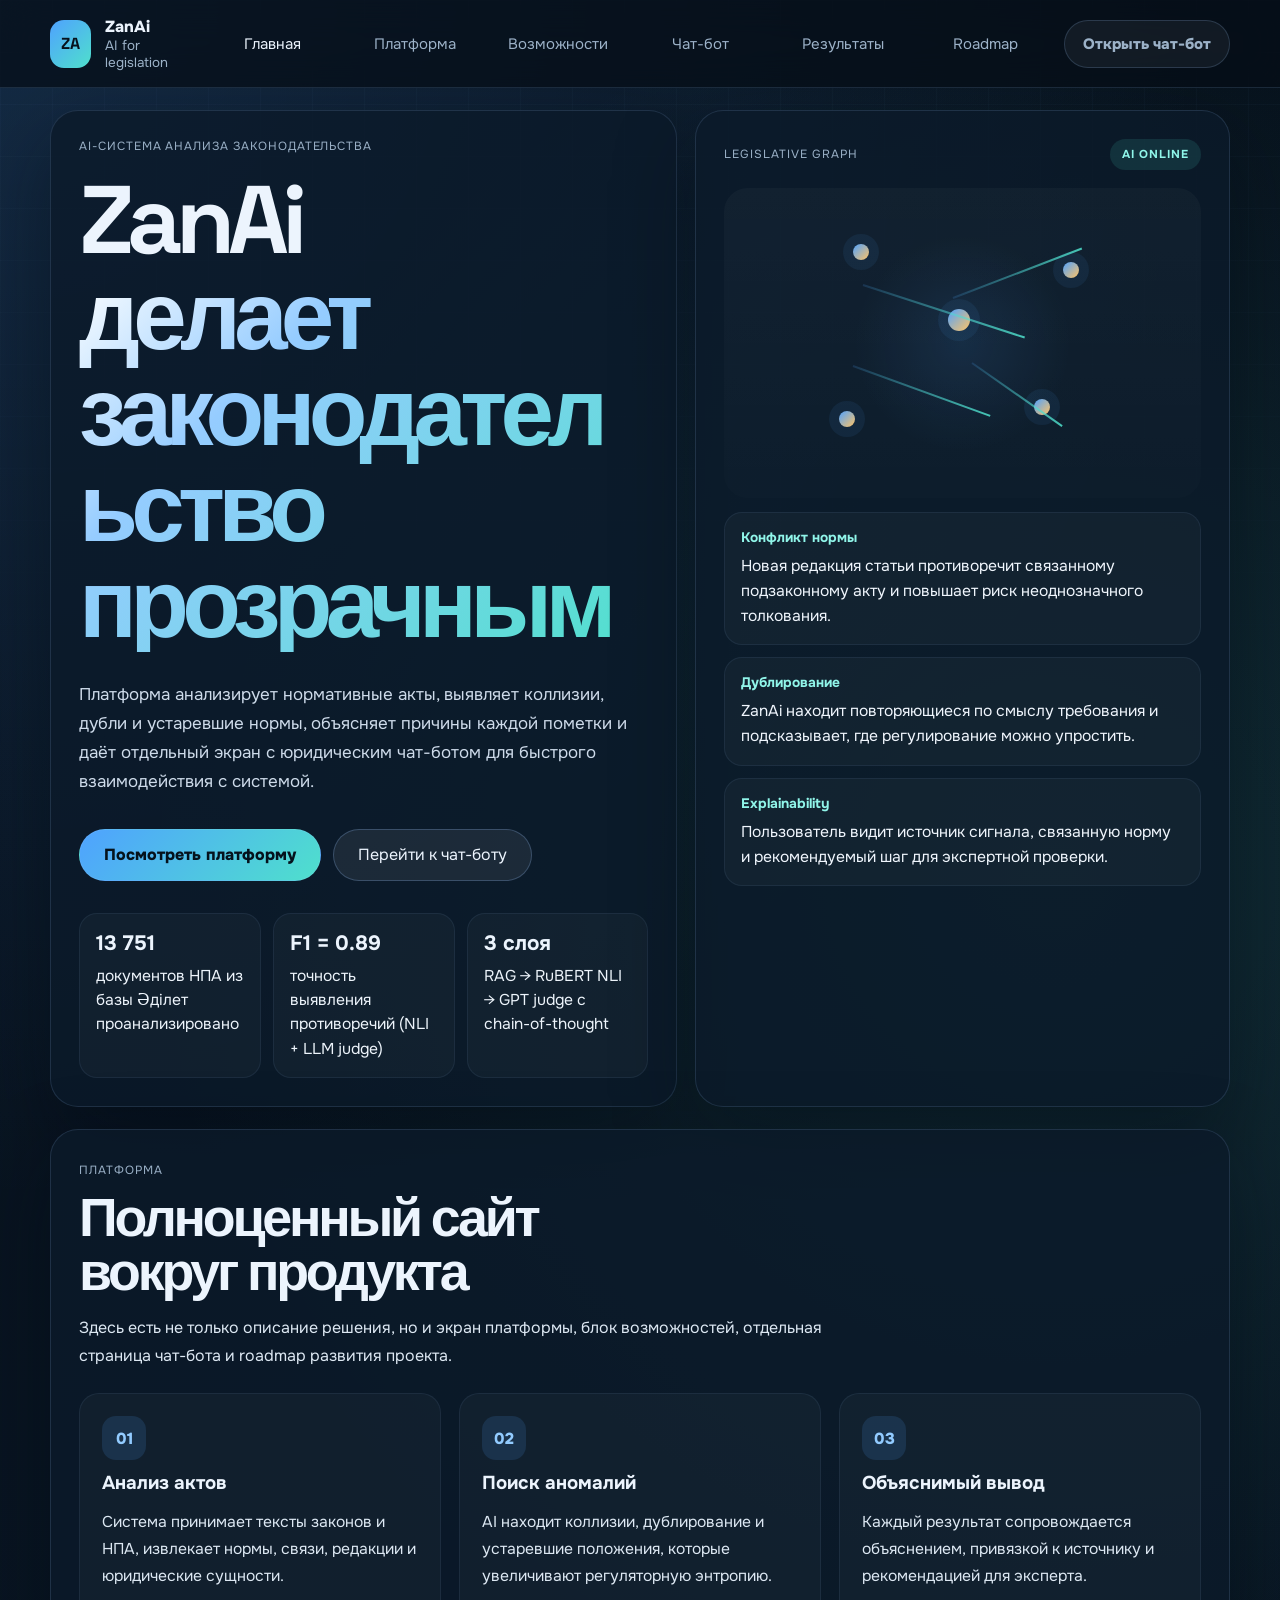
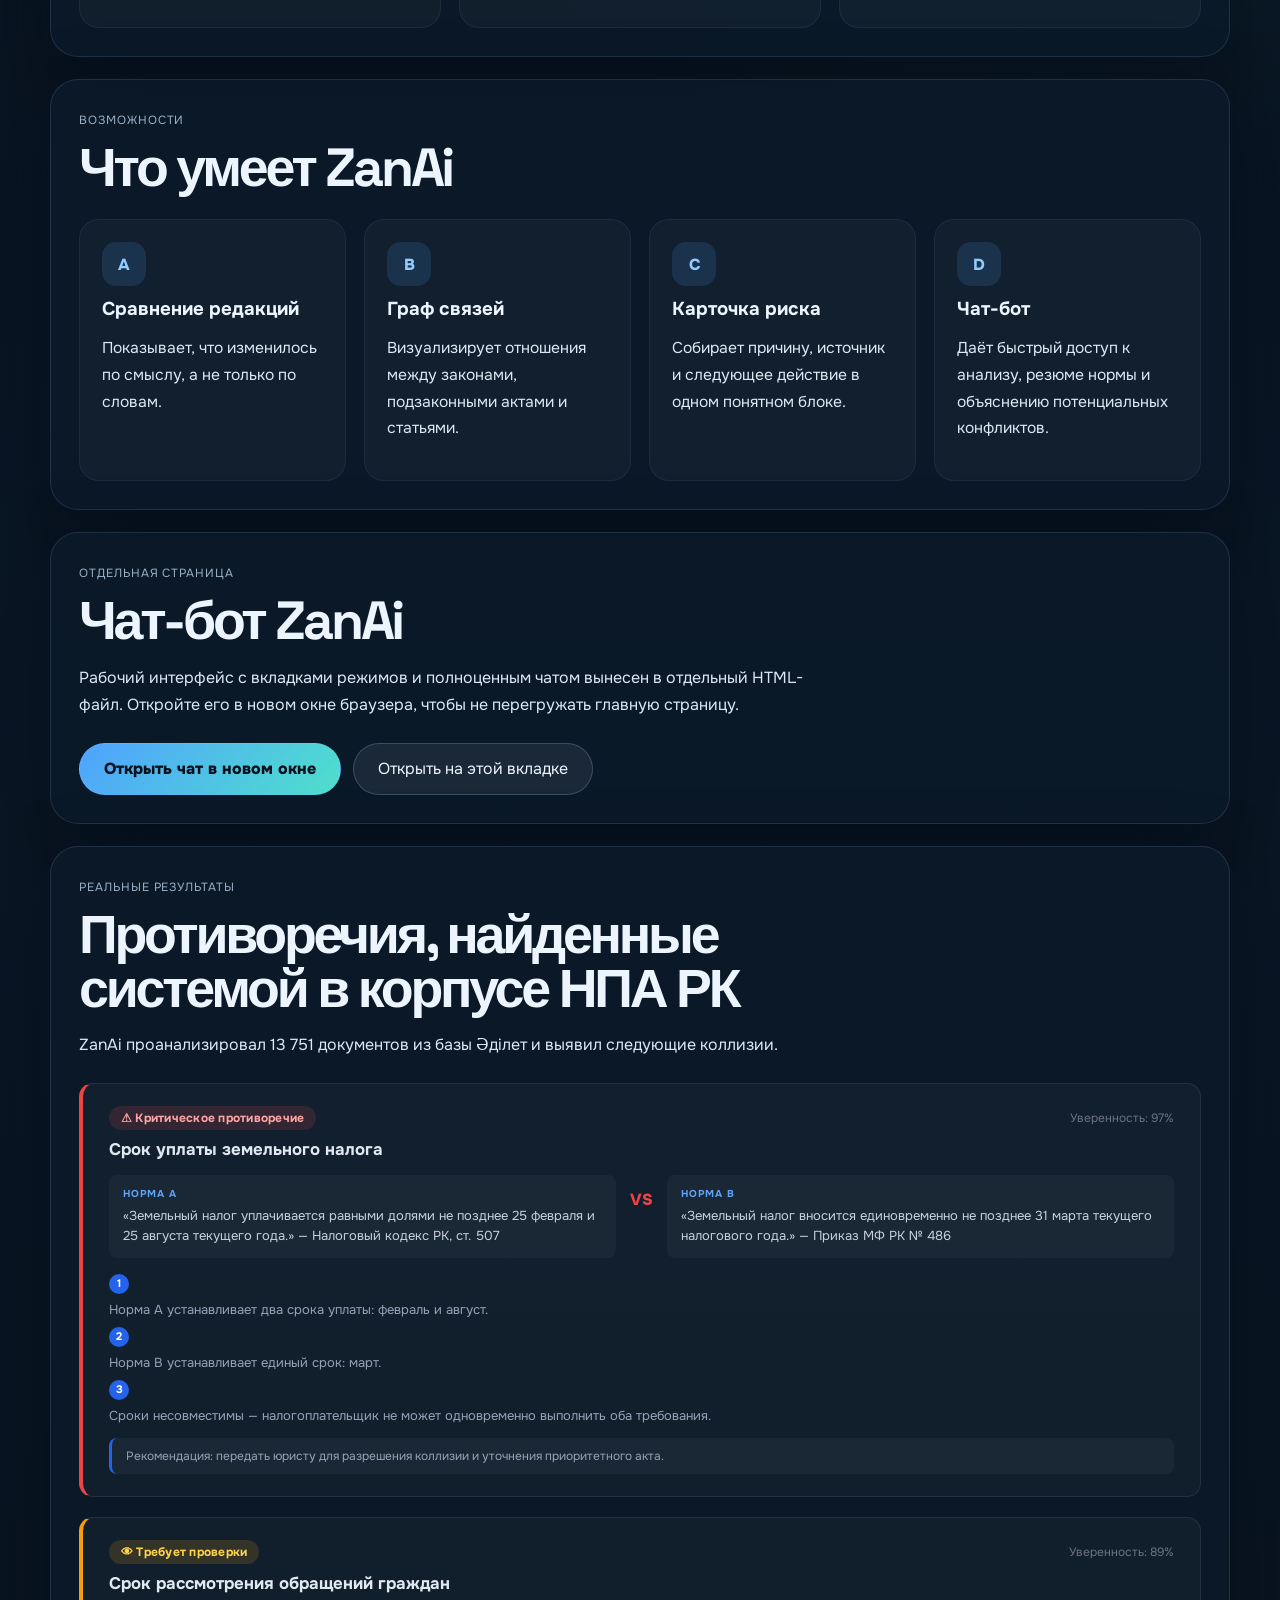
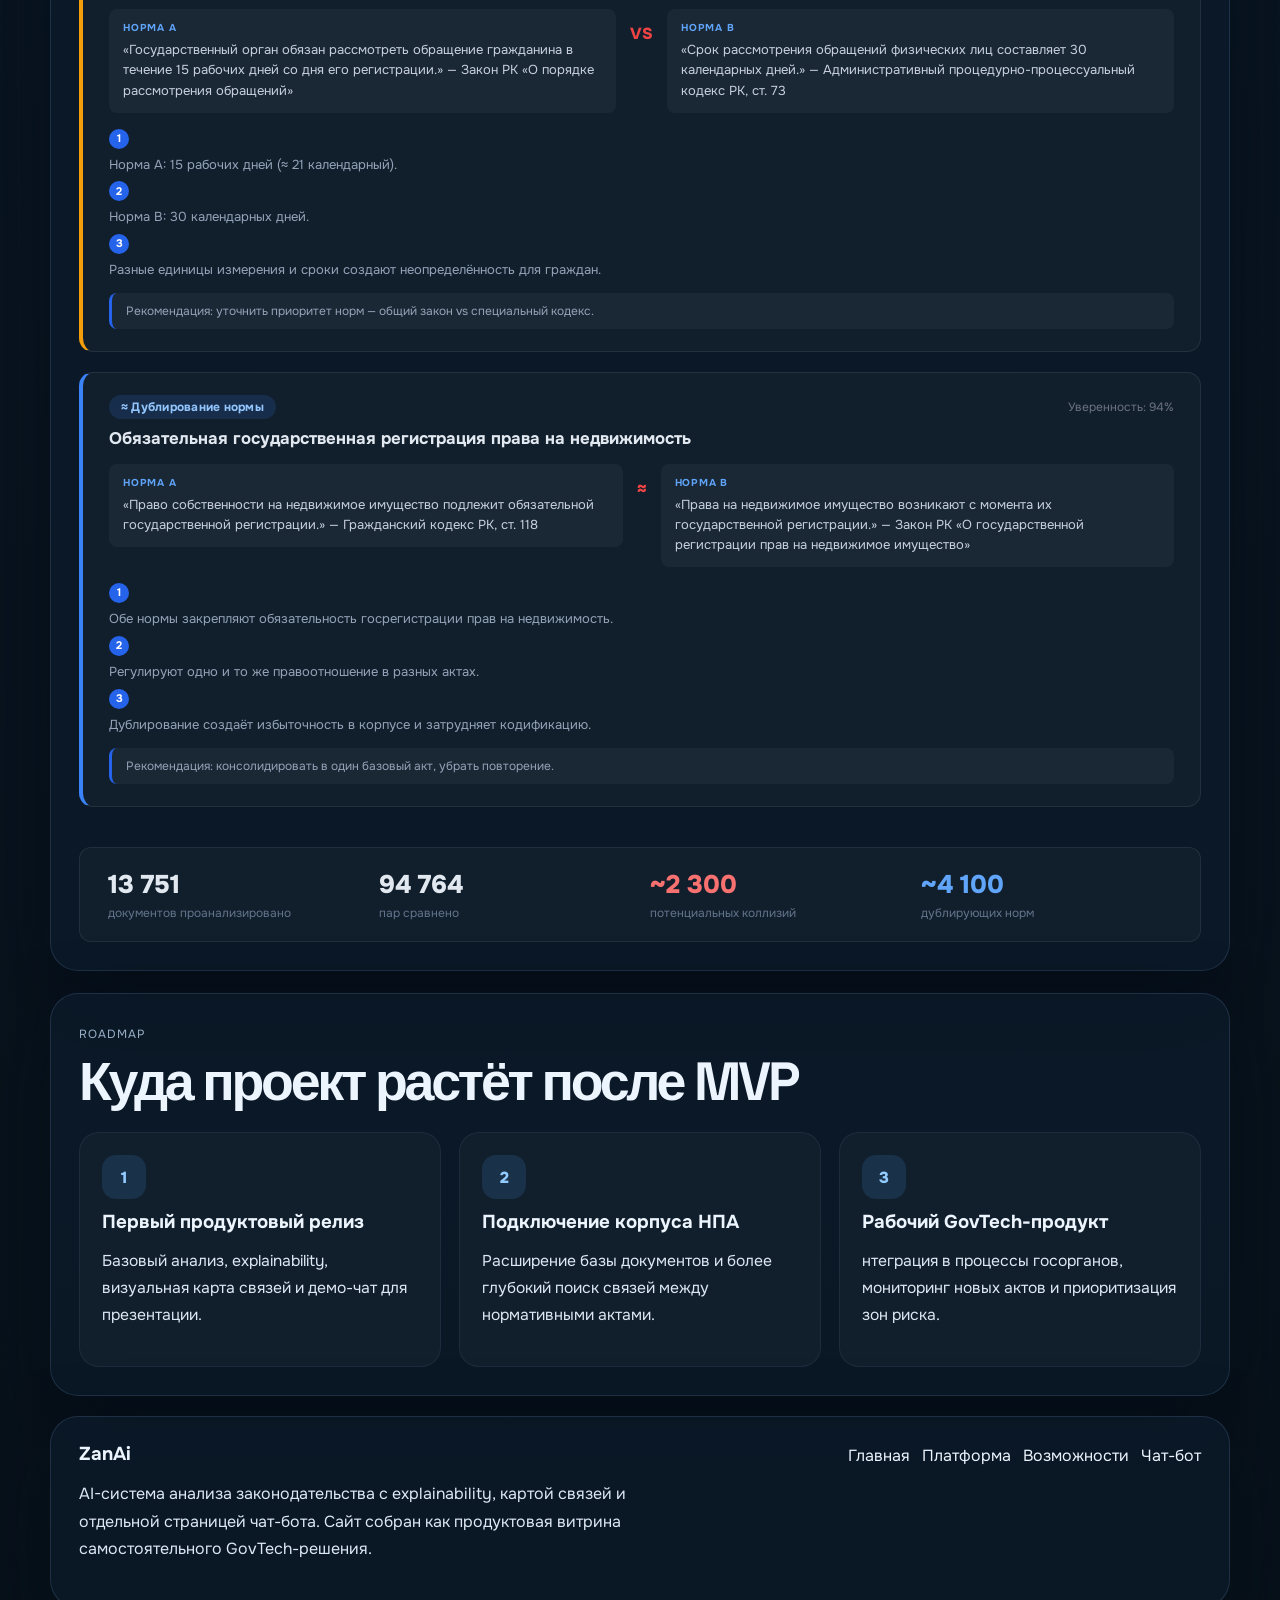
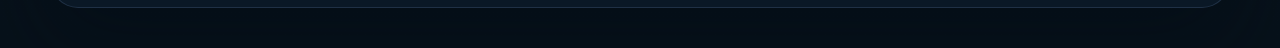
<file: index.html>
<!DOCTYPE html>
<html lang="ru">
  <head>
    <meta charset="UTF-8" />
    <meta name="viewport" content="width=device-width, initial-scale=1.0" />
    <title>ZanAi | AI-система анализа законодательства</title>
    <meta
      name="description"
      content="ZanAi — AI-платформа для анализа законов, поиска коллизий, explainability и работы с юридическим чат-ботом."
    />
    <link rel="preconnect" href="https://fonts.googleapis.com" />
    <link rel="preconnect" href="https://fonts.gstatic.com" crossorigin />
    <link
      href="https://fonts.googleapis.com/css2?family=Onest:wght@400;500;600;700;800&family=Space+Grotesk:wght@500;700&display=swap"
      rel="stylesheet"
    />
    <link rel="stylesheet" href="./styles.css" />
  </head>
  <body>
    <header class="topbar">
      <div class="topbar-inner">
        <a class="brand" href="#home">
          <span class="brand-mark">ZA</span>
          <span>
            <span class="brand-name">ZanAi</span>
            <span class="brand-sub">AI for legislation</span>
          </span>
        </a>

        <nav class="nav-links">
          <a href="#home">Главная</a>
          <a href="#platform">Платформа</a>
          <a href="#features">Возможности</a>
          <a href="./chat.html" target="_blank" rel="noopener">Чат-бот</a>
          <a href="#findings">Результаты</a>
          <a href="#roadmap">Roadmap</a>
          <a class="nav-cta" href="./chat.html" target="_blank" rel="noopener">Открыть чат-бот</a>
        </nav>
      </div>
    </header>

    <main>
      <section class="hero container" id="home">
        <div class="hero-grid">
          <div class="panel hero-copy reveal">
            <div class="eyebrow">AI-система анализа законодательства</div>
            <h1>
              ZanAi
              <span class="headline-accent">делает<br />законодательство<br />прозрачным</span>
            </h1>
            <p class="hero-text">
              Платформа анализирует нормативные акты, выявляет коллизии, дубли и устаревшие
              нормы, объясняет причины каждой пометки и даёт отдельный экран с юридическим
              чат-ботом для быстрого взаимодействия с системой.
            </p>

            <div class="hero-actions">
              <a class="button button-primary" href="#platform">Посмотреть платформу</a>
              <a class="button button-secondary" href="./chat.html" target="_blank" rel="noopener">Перейти к чат-боту</a>
            </div>

            <div class="metrics">
              <div class="metric">
                <strong>13 751</strong>
                <span>документов НПА из базы Әділет проанализировано</span>
              </div>
              <div class="metric">
                <strong>F1 = 0.89</strong>
                <span>точность выявления противоречий (NLI + LLM judge)</span>
              </div>
              <div class="metric">
                <strong>3 слоя</strong>
                <span>RAG → RuBERT NLI → GPT judge с chain-of-thought</span>
              </div>
            </div>
          </div>

          <div class="panel hero-visual reveal">
            <div class="panel-top">
              <span>Legislative Graph</span>
              <span class="status">AI online</span>
            </div>

            <div class="graph" aria-hidden="true">
              <span class="node node-main"></span>
              <span class="node node-a"></span>
              <span class="node node-b"></span>
              <span class="node node-c"></span>
              <span class="node node-d"></span>
              <span class="edge edge-a"></span>
              <span class="edge edge-b"></span>
              <span class="edge edge-c"></span>
              <span class="edge edge-d"></span>
            </div>

            <div class="insight-list">
              <div class="insight">
                <strong>Конфликт нормы</strong>
                <p>Новая редакция статьи противоречит связанному подзаконному акту и повышает риск неоднозначного толкования.</p>
              </div>
              <div class="insight">
                <strong>Дублирование</strong>
                <p>ZanAi находит повторяющиеся по смыслу требования и подсказывает, где регулирование можно упростить.</p>
              </div>
              <div class="insight">
                <strong>Explainability</strong>
                <p>Пользователь видит источник сигнала, связанную норму и рекомендуемый шаг для экспертной проверки.</p>
              </div>
            </div>
          </div>
        </div>
      </section>

      <section class="section container" id="platform">
        <div class="section-panel reveal">
          <div class="section-header">
            <span class="section-kicker">Платформа</span>
            <h2>Полноценный сайт вокруг продукта</h2>
            <p>
              Здесь есть не только описание решения, но и экран платформы, блок возможностей,
              отдельная страница чат-бота и roadmap развития проекта.
            </p>
          </div>

          <div class="grid-3">
            <article class="card">
              <span class="card-badge">01</span>
              <h3>Анализ актов</h3>
              <p>Система принимает тексты законов и НПА, извлекает нормы, связи, редакции и юридические сущности.</p>
            </article>
            <article class="card">
              <span class="card-badge">02</span>
              <h3>Поиск аномалий</h3>
              <p>AI находит коллизии, дублирование и устаревшие положения, которые увеличивают регуляторную энтропию.</p>
            </article>
            <article class="card">
              <span class="card-badge">03</span>
              <h3>Объяснимый вывод</h3>
              <p>Каждый результат сопровождается объяснением, привязкой к источнику и рекомендацией для эксперта.</p>
            </article>
          </div>
        </div>
      </section>

      <section class="section container" id="features">
        <div class="section-panel reveal">
          <div class="section-header">
            <span class="section-kicker">Возможности</span>
            <h2>Что умеет ZanAi</h2>
          </div>

          <div class="grid-4">
            <article class="card">
              <span class="card-badge">A</span>
              <h3>Сравнение редакций</h3>
              <p>Показывает, что изменилось по смыслу, а не только по словам.</p>
            </article>
            <article class="card">
              <span class="card-badge">B</span>
              <h3>Граф связей</h3>
              <p>Визуализирует отношения между законами, подзаконными актами и статьями.</p>
            </article>
            <article class="card">
              <span class="card-badge">C</span>
              <h3>Карточка риска</h3>
              <p>Собирает причину, источник и следующее действие в одном понятном блоке.</p>
            </article>
            <article class="card">
              <span class="card-badge">D</span>
              <h3>Чат-бот</h3>
              <p>Даёт быстрый доступ к анализу, резюме нормы и объяснению потенциальных конфликтов.</p>
            </article>
          </div>
        </div>
      </section>

      <section class="section container" id="chatbot">
        <div class="section-panel reveal">
          <div class="section-header">
            <span class="section-kicker">Отдельная страница</span>
            <h2>Чат-бот ZanAi</h2>
            <p>
              Рабочий интерфейс с вкладками режимов и полноценным чатом вынесен в отдельный HTML-файл.
              Откройте его в новом окне браузера, чтобы не перегружать главную страницу.
            </p>
          </div>

          <div class="hero-actions chatbot-cta-row">
            <a class="button button-primary" href="./chat.html" target="_blank" rel="noopener">
              Открыть чат в новом окне
            </a>
            <a class="button button-secondary" href="./chat.html">Открыть на этой вкладке</a>
          </div>
        </div>
      </section>

      <section class="section container" id="findings">
        <div class="section-panel reveal">
          <div class="section-header">
            <span class="section-kicker">Реальные результаты</span>
            <h2>Противоречия, найденные системой в корпусе НПА РК</h2>
            <p>ZanAi проанализировал 13 751 документов из базы Әділет и выявил следующие коллизии.</p>
          </div>

          <div class="findings-list">
            <article class="finding-card finding-card--critical">
              <div class="finding-header">
                <span class="finding-badge finding-badge--critical">⚠ Критическое противоречие</span>
                <span class="finding-confidence">Уверенность: 97%</span>
              </div>
              <h3 class="finding-title">Срок уплаты земельного налога</h3>
              <div class="finding-norms">
                <div class="finding-norm">
                  <span class="finding-norm-label">Норма A</span>
                  <p>«Земельный налог уплачивается равными долями не позднее 25 февраля и 25 августа текущего года.» — Налоговый кодекс РК, ст. 507</p>
                </div>
                <div class="finding-vs">VS</div>
                <div class="finding-norm">
                  <span class="finding-norm-label">Норма B</span>
                  <p>«Земельный налог вносится единовременно не позднее 31 марта текущего налогового года.» — Приказ МФ РК № 486</p>
                </div>
              </div>
              <div class="finding-explain">
                <span class="finding-step">1</span> Норма A устанавливает два срока уплаты: февраль и август.
                <span class="finding-step">2</span> Норма B устанавливает единый срок: март.
                <span class="finding-step">3</span> Сроки несовместимы — налогоплательщик не может одновременно выполнить оба требования.
              </div>
              <div class="finding-action">Рекомендация: передать юристу для разрешения коллизии и уточнения приоритетного акта.</div>
            </article>

            <article class="finding-card finding-card--review">
              <div class="finding-header">
                <span class="finding-badge finding-badge--review">👁 Требует проверки</span>
                <span class="finding-confidence">Уверенность: 89%</span>
              </div>
              <h3 class="finding-title">Срок рассмотрения обращений граждан</h3>
              <div class="finding-norms">
                <div class="finding-norm">
                  <span class="finding-norm-label">Норма A</span>
                  <p>«Государственный орган обязан рассмотреть обращение гражданина в течение 15 рабочих дней со дня его регистрации.» — Закон РК «О порядке рассмотрения обращений»</p>
                </div>
                <div class="finding-vs">VS</div>
                <div class="finding-norm">
                  <span class="finding-norm-label">Норма B</span>
                  <p>«Срок рассмотрения обращений физических лиц составляет 30 календарных дней.» — Административный процедурно-процессуальный кодекс РК, ст. 73</p>
                </div>
              </div>
              <div class="finding-explain">
                <span class="finding-step">1</span> Норма A: 15 рабочих дней (≈ 21 календарный).
                <span class="finding-step">2</span> Норма B: 30 календарных дней.
                <span class="finding-step">3</span> Разные единицы измерения и сроки создают неопределённость для граждан.
              </div>
              <div class="finding-action">Рекомендация: уточнить приоритет норм — общий закон vs специальный кодекс.</div>
            </article>

            <article class="finding-card finding-card--duplicate">
              <div class="finding-header">
                <span class="finding-badge finding-badge--duplicate">≈ Дублирование нормы</span>
                <span class="finding-confidence">Уверенность: 94%</span>
              </div>
              <h3 class="finding-title">Обязательная государственная регистрация права на недвижимость</h3>
              <div class="finding-norms">
                <div class="finding-norm">
                  <span class="finding-norm-label">Норма A</span>
                  <p>«Право собственности на недвижимое имущество подлежит обязательной государственной регистрации.» — Гражданский кодекс РК, ст. 118</p>
                </div>
                <div class="finding-vs">≈</div>
                <div class="finding-norm">
                  <span class="finding-norm-label">Норма B</span>
                  <p>«Права на недвижимое имущество возникают с момента их государственной регистрации.» — Закон РК «О государственной регистрации прав на недвижимое имущество»</p>
                </div>
              </div>
              <div class="finding-explain">
                <span class="finding-step">1</span> Обе нормы закрепляют обязательность госрегистрации прав на недвижимость.
                <span class="finding-step">2</span> Регулируют одно и то же правоотношение в разных актах.
                <span class="finding-step">3</span> Дублирование создаёт избыточность в корпусе и затрудняет кодификацию.
              </div>
              <div class="finding-action">Рекомендация: консолидировать в один базовый акт, убрать повторение.</div>
            </article>
          </div>

          <div class="findings-stats">
            <div class="fstat"><strong>13 751</strong><span>документов проанализировано</span></div>
            <div class="fstat"><strong>94 764</strong><span>пар сравнено</span></div>
            <div class="fstat fstat--critical"><strong>~2 300</strong><span>потенциальных коллизий</span></div>
            <div class="fstat fstat--dup"><strong>~4 100</strong><span>дублирующих норм</span></div>
          </div>
        </div>
      </section>

      <section class="section container" id="roadmap">
        <div class="section-panel reveal">
          <div class="section-header">
            <span class="section-kicker">Roadmap</span>
            <h2>Куда проект растёт после MVP</h2>
          </div>

          <div class="grid-3">
            <article class="card">
              <span class="card-badge">1</span>
              <h3>Первый продуктовый релиз</h3>
              <p>Базовый анализ, explainability, визуальная карта связей и демо-чат для презентации.</p>
            </article>
            <article class="card">
              <span class="card-badge">2</span>
              <h3>Подключение корпуса НПА</h3>
              <p>Расширение базы документов и более глубокий поиск связей между нормативными актами.</p>
            </article>
            <article class="card">
              <span class="card-badge">3</span>
              <h3>Рабочий GovTech-продукт</h3>
              <p>нтеграция в процессы госорганов, мониторинг новых актов и приоритизация зон риска.</p>
            </article>
          </div>
        </div>
      </section>
    </main>

    <footer class="footer container">
      <div class="footer-grid reveal">
        <div>
          <h3>ZanAi</h3>
          <p class="footer-copy">
            AI-система анализа законодательства с explainability, картой связей и отдельной страницей чат-бота.
            Сайт собран как продуктовая витрина самостоятельного GovTech-решения.
          </p>
        </div>
        <div class="footer-links">
          <a href="#home">Главная</a>
          <a href="#platform">Платформа</a>
          <a href="#features">Возможности</a>
          <a href="./chat.html" target="_blank" rel="noopener">Чат-бот</a>
        </div>
      </div>
    </footer>

        <script src="./script.js"></script>
  </body>
</html>
</file>
<file: styles.css>
:root {
        --bg: #08121f;
        --bg-soft: #0d1c2f;
        --panel: rgba(12, 26, 42, 0.82);
        --panel-soft: rgba(255, 255, 255, 0.03);
        --line: rgba(154, 198, 255, 0.14);
        --text: #ecf4fd;
        --muted: #9cb2c8;
        --blue: #4fa2ff;
        --cyan: #4fe0cc;
        --gold: #ffc466;
        --shadow: 0 30px 80px rgba(2, 10, 19, 0.45);
        --radius-xl: 28px;
        --radius-lg: 22px;
        --radius-md: 16px;
        --container: min(1180px, calc(100% - 32px));
      }

      * {
        box-sizing: border-box;
      }

      html {
        scroll-behavior: smooth;
      }

      body {
        margin: 0;
        font-family: "Onest", sans-serif;
        color: var(--text);
        background:
          radial-gradient(circle at top left, rgba(79, 162, 255, 0.18), transparent 24%),
          radial-gradient(circle at 82% 18%, rgba(79, 224, 204, 0.13), transparent 22%),
          linear-gradient(180deg, #07111c 0%, #091624 48%, #07111a 100%);
        overflow-x: hidden;
      }

      img,
      svg,
      canvas {
        max-width: 100%;
        height: auto;
      }

      body::before {
        content: "";
        position: fixed;
        inset: 0;
        background-image:
          linear-gradient(rgba(154, 198, 255, 0.04) 1px, transparent 1px),
          linear-gradient(90deg, rgba(154, 198, 255, 0.04) 1px, transparent 1px);
        background-size: 52px 52px;
        mask-image: linear-gradient(180deg, rgba(0, 0, 0, 0.8), transparent 88%);
        pointer-events: none;
      }

      .container {
        width: var(--container);
        margin: 0 auto;
      }

      .topbar {
        position: sticky;
        top: 0;
        z-index: 20;
        background: rgba(6, 14, 24, 0.74);
        backdrop-filter: blur(18px);
        border-bottom: 1px solid var(--line);
      }

      .topbar-inner {
        width: var(--container);
        margin: 0 auto;
        padding: 16px 0;
        display: flex;
        align-items: center;
        justify-content: space-between;
        gap: 16px;
      }

      .brand {
        display: flex;
        align-items: center;
        gap: 14px;
        color: var(--text);
        text-decoration: none;
      }

      .brand-mark {
        width: 48px;
        height: 48px;
        border-radius: 14px;
        display: inline-flex;
        align-items: center;
        justify-content: center;
        background: linear-gradient(135deg, var(--blue), var(--cyan));
        color: #07111c;
        font-family: "Space Grotesk", sans-serif;
        font-weight: 800;
      }

      .brand-name {
        display: block;
        font-weight: 800;
      }

      .brand-sub {
        display: block;
        color: var(--muted);
        font-size: 0.84rem;
      }

.nav-links {
  display: flex;
  align-items: center;
  gap: 14px;
  flex-wrap: wrap;
  justify-content: space-between;
  width: 100%;
  flex: 1 1 auto;
}

.nav-links a {
  text-decoration: none;
  color: var(--muted);
  font-size: 0.94rem;
  white-space: nowrap;
}

.nav-links a:not(.nav-cta) {
  flex: 1 1 0;
  justify-content: center;
  display: inline-flex;
}

      .nav-links a:hover,
      .nav-links a.active-link {
        color: var(--text);
      }

      .nav-cta,
      .button,
      .tab-button,
      .send-button {
        transition: transform 0.18s ease;
      }

      .nav-cta,
      .send-button {
        background: linear-gradient(135deg, var(--blue), var(--cyan));
        color: #05121c;
        font-weight: 800;
        border: none;
      }

      .button-primary {
        background: linear-gradient(135deg, var(--blue), var(--cyan));
        color: #05121c;
        font-weight: 800;
        border: none;
      }

      .nav-cta,
      .button,
      .tab-button,
      .send-button {
        display: inline-flex;
        align-items: center;
        justify-content: center;
        min-height: 48px;
        padding: 0 18px;
        border-radius: 999px;
        text-decoration: none;
        cursor: pointer;
      }

      .nav-cta {
        background: rgba(255, 255, 255, 0.05);
        color: var(--text);
        border: 1.5px solid rgba(154, 198, 255, 0.18);
      }

      .nav-cta:hover,
      .button:hover,
      .tab-button:hover,
      .send-button:hover {
        transform: translateY(-2px);
      }

      .hero,
      .section {
        padding-top: 22px;
      }

      .hero-grid,
      .grid-3,
      .grid-4,
      .bot-layout,
      .footer-grid {
        display: grid;
        gap: 18px;
      }

      .hero-grid {
        grid-template-columns: 1.08fr 0.92fr;
      }

      .panel,
      .bot-panel,
      .chat-panel,
      .footer-grid {
        border: 1px solid var(--line);
        border-radius: var(--radius-xl);
        background: var(--panel);
        box-shadow: var(--shadow);
      }

      .hero-copy,
      .hero-visual,
      .section-panel,
      .bot-panel,
      .chat-panel,
      .footer-grid {
        padding: 28px;
      }

      .hero-copy,
      .hero-visual,
      .section-panel,
      .bot-panel,
      .chat-panel,
      .card,
      .metric,
      .insight,
      .bot-card {
        min-width: 0;
      }

      .eyebrow,
      .section-kicker,
      .panel-top {
        text-transform: uppercase;
        letter-spacing: 0.08em;
        font-size: 0.74rem;
        color: var(--muted);
      }

      h1,
      h2,
      h3 {
        margin: 0;
        line-height: 1;
      }

      h1,
      h2 {
        font-family: "Space Grotesk", sans-serif;
      }

      h1 {
        margin-top: 18px;
        font-size: clamp(3rem, 8vw, 6rem);
        letter-spacing: -0.07em;
        overflow-wrap: anywhere;
      }

      .headline-accent {
        display: block;
        background: linear-gradient(135deg, #ffffff 0%, #95ccff 30%, #4fe0cc 100%);
        -webkit-background-clip: text;
        background-clip: text;
        color: transparent;
        overflow-wrap: anywhere;
      }

      .hero-text,
      .section-header p,
      .card p,
      .bot-copy,
      .footer-copy {
        color: #cedbea;
        line-height: 1.72;
      }

      .hero-text {
        margin: 28px 0 0;
        max-width: 640px;
        font-size: 1.06rem;
        text-wrap: pretty;
      }

      .hero-actions,
      .metrics,
      .bot-tabs,
      .footer-links {
        display: flex;
        gap: 12px;
        flex-wrap: wrap;
      }

      .hero-actions {
        margin-top: 32px;
      }

      .button {
        min-height: 52px;
        padding: 0 24px;
        border: 1.5px solid var(--line);
      }

      .button-secondary,
      .tab-button {
        color: var(--text);
        background: rgba(255, 255, 255, 0.07);
        border-color: rgba(154, 198, 255, 0.24);
      }

      .metrics {
        margin-top: 32px;
      }

      .metric {
        flex: 1 1 180px;
        padding: 16px;
        border-radius: 18px;
        background: var(--panel-soft);
        border: 1px solid rgba(154, 198, 255, 0.08);
      }

      .metric strong {
        display: block;
        font-size: 1.3rem;
      }

      .metric span {
        display: block;
        margin-top: 8px;
        color: #edf4fb;
        line-height: 1.55;
        font-size: 0.98rem;
      }

      .panel-top,
      .chat-top {
        display: flex;
        align-items: center;
        justify-content: space-between;
        gap: 12px;
      }

      .status {
        padding: 8px 12px;
        border-radius: 999px;
        background: rgba(79, 224, 204, 0.12);
        color: #8ff6ea;
        font-size: 0.72rem;
        font-weight: 700;
      }

      .graph {
        position: relative;
        height: 310px;
        margin-top: 18px;
        border-radius: 24px;
        overflow: hidden;
        background:
          radial-gradient(circle at center, rgba(79, 162, 255, 0.11), transparent 38%),
          linear-gradient(180deg, rgba(255, 255, 255, 0.03), rgba(255, 255, 255, 0.01));
      }

      .node,
      .edge {
        position: absolute;
      }

      .node {
        width: 16px;
        height: 16px;
        border-radius: 50%;
        background: linear-gradient(135deg, var(--blue), var(--gold));
        box-shadow: 0 0 0 10px rgba(79, 162, 255, 0.08);
        animation: pulse 4s infinite ease-in-out;
      }

      .node-main {
        width: 22px;
        height: 22px;
        top: 39%;
        left: 47%;
      }

      .node-a {
        top: 18%;
        left: 27%;
      }

      .node-b {
        top: 24%;
        left: 71%;
        animation-delay: 0.7s;
      }

      .node-c {
        top: 68%;
        left: 65%;
        animation-delay: 1.4s;
      }

      .node-d {
        top: 72%;
        left: 24%;
        animation-delay: 2.1s;
      }

      .edge {
        height: 2px;
        background: linear-gradient(90deg, rgba(79, 162, 255, 0.16), rgba(79, 224, 204, 0.86));
        transform-origin: left center;
      }

      .edge-a {
        width: 170px;
        top: 31%;
        left: 29%;
        transform: rotate(18deg);
      }

      .edge-b {
        width: 138px;
        top: 35%;
        left: 48%;
        transform: rotate(-21deg);
      }

      .edge-c {
        width: 146px;
        top: 57%;
        left: 27%;
        transform: rotate(20deg);
      }

      .edge-d {
        width: 110px;
        top: 56%;
        left: 52%;
        transform: rotate(35deg);
      }

      .insight-list {
        display: grid;
        gap: 12px;
        margin-top: 14px;
      }

      .insight {
        padding: 16px;
        border-radius: 18px;
        background: var(--panel-soft);
        border: 1px solid rgba(154, 198, 255, 0.08);
      }

      .insight strong {
        display: block;
        color: #90f5e9;
        font-size: 0.86rem;
      }

      .insight p {
        margin: 8px 0 0;
        color: #f0f6fd;
        line-height: 1.58;
        font-size: 0.98rem;
      }

      .section-panel {
        border: 1px solid var(--line);
        border-radius: var(--radius-xl);
        background: var(--panel);
        box-shadow: var(--shadow);
      }

      .section-header {
        max-width: 760px;
        margin-bottom: 24px;
      }

      .section-header h2 {
        margin-top: 12px;
        font-size: clamp(2rem, 4.2vw, 3.6rem);
        letter-spacing: -0.06em;
        text-wrap: balance;
      }

      .grid-3 {
        grid-template-columns: repeat(3, 1fr);
      }

      .grid-4 {
        grid-template-columns: repeat(4, 1fr);
      }

      .card {
        padding: 22px;
        border-radius: 20px;
        border: 1px solid rgba(154, 198, 255, 0.08);
        background: var(--panel-soft);
        overflow-wrap: anywhere;
      }

      .card p,
      .bot-copy,
      .footer-copy,
      .section-header p {
        color: #dde8f3;
      }

      .card p,
      .bot-copy {
        font-size: 0.98rem;
      }

      .card-badge {
        display: inline-flex;
        width: 44px;
        height: 44px;
        align-items: center;
        justify-content: center;
        border-radius: 14px;
        background: rgba(79, 162, 255, 0.14);
        color: #92cbff;
        font-weight: 800;
        margin-bottom: 14px;
      }

      .bot-tabs {
        margin-bottom: 18px;
      }

      .tab-button {
        border: 1px solid var(--line);
      }

      .tab-button.active {
        background: linear-gradient(135deg, rgba(79, 162, 255, 0.22), rgba(79, 224, 204, 0.16));
      }

      .bot-layout {
        grid-template-columns: 0.95fr 1.05fr;
      }

      .bot-card {
        margin-top: 18px;
        padding: 18px;
        border-radius: 18px;
        background: var(--panel-soft);
        border: 1px solid rgba(154, 198, 255, 0.08);
      }

      .bot-open-button {
        margin-top: 18px;
      }

      .bot-list {
        margin: 14px 0 0;
        padding-left: 18px;
        color: #d8e4f1;
      }

      .bot-list li + li {
        margin-top: 8px;
      }

      .chat-preview-panel {
        min-width: 0;
      }

      .chat-preview-card {
        min-height: 100%;
        padding: 24px;
        border-radius: var(--radius-xl);
        border: 1px solid var(--line);
        background:
          radial-gradient(circle at top right, rgba(79, 224, 204, 0.1), transparent 28%),
          radial-gradient(circle at bottom left, rgba(79, 162, 255, 0.14), transparent 30%),
          var(--panel);
        box-shadow: var(--shadow);
      }

      .chat-preview-header {
        display: flex;
        align-items: center;
        justify-content: space-between;
        gap: 12px;
      }

      .chat-preview-card h3 {
        margin-top: 14px;
        font-size: clamp(1.5rem, 2.5vw, 2rem);
        line-height: 1.05;
      }

      .chat-preview-card p {
        color: #d7e5f2;
        line-height: 1.7;
        margin: 14px 0 0;
      }

      .chat-preview-bubbles {
        display: grid;
        gap: 12px;
        margin: 22px 0;
      }

      .chat-window {
        display: grid;
        gap: 12px;
        margin-top: 18px;
        max-height: 52vh;
        overflow-y: auto;
        padding-right: 4px;
      }

      .message {
        max-width: 92%;
        padding: 14px 16px;
        border-radius: 18px;
        line-height: 1.6;
        overflow-wrap: anywhere;
      }

      .message.user {
        justify-self: end;
        background: rgba(79, 162, 255, 0.2);
      }

      .message.bot {
        background: var(--panel-soft);
        border: 1px solid rgba(154, 198, 255, 0.08);
      }

      .chat-input {
        display: grid;
        grid-template-columns: 1fr auto;
        gap: 10px;
        margin-top: 18px;
      }

      .chat-input input {
        min-height: 50px;
        border-radius: 999px;
        border: 1px solid var(--line);
        background: rgba(255, 255, 255, 0.03);
        color: var(--text);
        padding: 0 18px;
        outline: none;
        min-width: 0;
      }

      .chat-launcher {
        position: fixed;
        right: 22px;
        bottom: 22px;
        z-index: 40;
        min-height: 56px;
        padding: 0 22px;
        border: none;
        border-radius: 999px;
        background: linear-gradient(135deg, var(--blue), var(--cyan));
        color: #04111b;
        font-family: "Space Grotesk", sans-serif;
        font-weight: 700;
        box-shadow: 0 18px 40px rgba(4, 13, 23, 0.42);
        cursor: pointer;
      }

      .chat-dock {
        position: fixed;
        right: 22px;
        bottom: 90px;
        z-index: 45;
        width: min(460px, calc(100vw - 24px));
        opacity: 0;
        transform: translateY(18px) scale(0.98);
        pointer-events: none;
        transition: opacity 0.22s ease, transform 0.22s ease;
      }

      .chat-dock.open {
        opacity: 1;
        transform: translateY(0) scale(1);
        pointer-events: auto;
      }

      .chat-panel-floating {
        padding: 20px;
        border-radius: 26px;
        background:
          linear-gradient(180deg, rgba(9, 20, 33, 0.95), rgba(8, 18, 31, 0.98)),
          var(--panel);
        backdrop-filter: blur(18px);
      }

      .chat-page {
        min-height: 100vh;
        display: flex;
        flex-direction: column;
      }

      .chat-page-main {
        flex: 1 0 auto;
        padding-top: 22px;
        padding-bottom: 8px;
      }

      .chat-page-bot-layout {
        align-items: stretch;
      }

      .chat-embed-column {
        min-width: 0;
        display: flex;
      }

      .chat-panel-embed {
        flex: 1;
        width: 100%;
        padding: 24px;
        border-radius: var(--radius-xl);
        border: 1px solid var(--line);
        background:
          linear-gradient(180deg, rgba(9, 20, 33, 0.95), rgba(8, 18, 31, 0.98)),
          var(--panel);
        box-shadow: var(--shadow);
        display: flex;
        flex-direction: column;
        min-height: 420px;
      }

      .chat-panel-embed .chat-window {
        flex: 1;
        min-height: 280px;
        max-height: min(56vh, 640px);
      }

      .chat-inline-code {
        font-family: ui-monospace, SFMono-Regular, Menlo, Monaco, Consolas, "Liberation Mono", monospace;
        font-size: 0.88em;
        padding: 2px 8px;
        border-radius: 8px;
        background: rgba(79, 162, 255, 0.12);
        color: #b8dcff;
      }

      .chatbot-cta-row {
        margin-top: 8px;
      }

      .chat-actions {
        display: flex;
        align-items: center;
        gap: 10px;
      }

      .chat-close {
        width: 38px;
        height: 38px;
        border: 1px solid rgba(154, 198, 255, 0.16);
        border-radius: 999px;
        background: rgba(255, 255, 255, 0.06);
        color: var(--text);
        font-size: 1.2rem;
        line-height: 1;
        cursor: pointer;
      }

      .footer {
        padding: 20px 0 40px;
      }

      .footer-grid {
        grid-template-columns: 1.1fr 0.9fr;
      }

      .footer-links {
        justify-content: flex-end;
      }

      .footer-links a {
        color: var(--text);
        text-decoration: none;
      }

      .reveal {
        opacity: 0;
        transform: translateY(22px);
        transition: opacity 0.7s ease, transform 0.7s ease;
      }

      .reveal.visible {
        opacity: 1;
        transform: translateY(0);
      }

      @keyframes pulse {
        0%,
        100% {
          transform: scale(1);
        }
        50% {
          transform: scale(1.18);
        }
      }

      @media (max-width: 1024px) {
        .hero-grid,
        .grid-3,
        .grid-4,
        .bot-layout,
        .footer-grid {
          grid-template-columns: 1fr;
        }

        .topbar-inner {
          align-items: flex-start;
          flex-direction: column;
        }

  .nav-links {
    width: 100%;
    justify-content: flex-start;
  }

        .footer-links {
          justify-content: flex-start;
        }
      }

      @media (max-width: 720px) {
        .topbar-inner {
          flex-direction: column;
          align-items: flex-start;
        }

        .container {
          width: min(100% - 20px, 1180px);
        }

        .hero-copy,
        .hero-visual,
        .section-panel,
        .bot-panel,
        .chat-panel,
        .footer-grid {
          padding: 20px;
        }

        h1 {
          font-size: clamp(2.6rem, 16vw, 4.2rem);
          line-height: 0.96;
        }

        .hero,
        .section {
          padding-top: 16px;
        }

        .hero-text,
        .section-header p,
        .card p,
        .bot-copy,
        .footer-copy,
        .insight p {
          font-size: 0.96rem;
        }

        .hero-actions,
        .bot-tabs {
          flex-direction: column;
        }

        .button,
        .tab-button,
        .send-button,
        .nav-cta {
          width: 100%;
        }

  .nav-links {
    gap: 10px;
    width: 100%;
    justify-content: flex-start;
  }

  .nav-links a {
    font-size: 0.9rem;
  }

        .graph {
          height: 240px;
        }

        .edge-a {
          width: 126px;
          top: 31%;
          left: 29%;
        }

        .edge-b {
          width: 100px;
          top: 36%;
          left: 49%;
        }

        .edge-c {
          width: 112px;
          top: 58%;
          left: 28%;
        }

        .edge-d {
          width: 82px;
          top: 57%;
          left: 54%;
        }

        .chat-input {
          grid-template-columns: 1fr;
        }

        .chat-launcher {
          right: 16px;
          bottom: 16px;
        }

        .chat-dock {
          right: 10px;
          left: 10px;
          bottom: 84px;
          width: auto;
        }
      }

@media (max-width: 480px) {
        :root {
          --container: min(100% - 16px, 1180px);
        }

        .topbar {
          position: static;
        }

        .topbar-inner {
          padding: 12px 0;
        }

        .brand {
          gap: 10px;
        }

        .brand-mark {
          width: 42px;
          height: 42px;
          font-size: 0.9rem;
        }

        .brand-name {
          font-size: 0.96rem;
        }

        .brand-sub {
          font-size: 0.76rem;
        }

  .nav-links {
    display: grid;
    grid-template-columns: repeat(3, minmax(0, 1fr));
    gap: 8px;
    align-items: stretch;
  }

  .nav-links a {
    min-height: 40px;
    display: flex;
    align-items: center;
    justify-content: flex-start;
    text-align: left;
    font-size: 0.84rem;
    padding: 0 10px;
  }

  .nav-links a:not(.nav-cta) {
    flex: initial;
  }

        .nav-cta {
          grid-column: 1 / -1;
          margin-top: 4px;
          justify-content: center;
        }

        .hero-copy,
        .hero-visual,
        .section-panel,
        .bot-panel,
        .chat-panel,
        .footer-grid,
        .card {
          padding: 16px;
        }

        .metrics {
          gap: 10px;
        }

        .metric {
          padding: 14px;
        }

        .metric strong {
          font-size: 1.12rem;
        }

        .section-header {
          margin-bottom: 18px;
        }

        .section-header h2 {
          font-size: clamp(1.7rem, 9vw, 2.4rem);
        }

        h1 {
          font-size: 30px;
          line-height: 1.15;
          letter-spacing: -0.06em;
          margin-bottom: 20px;
        }

        .hero-text {
          font-size: 16px;
          line-height: 1.7;
          margin-top: 0;
        }

        .hero-actions {
          margin-top: 30px;
        }

        .metrics {
          margin-top: 28px;
        }

        .button,
        .send-button,
        .tab-button,
        .nav-cta {
          min-height: 50px;
          padding: 16px;
        }

        .metric span,
        .card p,
        .insight p,
        .bot-copy {
          font-size: 15px;
          color: #f4f8fd;
        }

        .chat-window {
          gap: 10px;
        }

        .message {
          max-width: 100%;
          padding: 12px 14px;
          font-size: 0.94rem;
        }

  .chat-input input,
  .send-button,
  .button,
  .tab-button,
  .nav-cta {
    min-height: 46px;
  }
}

@media (max-width: 390px) {
  .nav-links {
    grid-template-columns: repeat(2, minmax(0, 1fr));
  }

  .nav-cta {
    margin-top: 0;
  }

  h1 {
    font-size: 28px;
    line-height: 1.14;
  }

  .hero-copy,
  .hero-visual,
  .section-panel,
  .bot-panel,
  .chat-panel,
  .footer-grid,
  .card {
    padding: 14px;
  }

  .graph {
    height: 210px;
  }

  .metric span,
  .card p,
  .hero-text,
  .bot-copy,
  .footer-copy,
  .insight p,
  .message {
    font-size: 0.9rem;
  }
}

/* ─── Live Findings Section ─────────────────────────────────────────────────── */
.findings-list {
  display: flex;
  flex-direction: column;
  gap: 20px;
  margin-bottom: 40px;
}

.finding-card {
  background: rgba(255,255,255,0.03);
  border: 1px solid rgba(255,255,255,0.08);
  border-radius: 14px;
  padding: 22px 26px;
  position: relative;
}

.finding-card--critical { border-left: 4px solid #ef4444; }
.finding-card--review   { border-left: 4px solid #f59e0b; }
.finding-card--duplicate{ border-left: 4px solid #3b82f6; }

.finding-header {
  display: flex;
  align-items: center;
  justify-content: space-between;
  margin-bottom: 12px;
  flex-wrap: wrap;
  gap: 8px;
}

.finding-badge {
  display: inline-block;
  padding: 4px 12px;
  border-radius: 20px;
  font-size: 12px;
  font-weight: 700;
  letter-spacing: 0.02em;
}

.finding-badge--critical { background: rgba(239,68,68,0.15); color: #fca5a5; }
.finding-badge--review   { background: rgba(245,158,11,0.15); color: #fcd34d; }
.finding-badge--duplicate{ background: rgba(59,130,246,0.15); color: #93c5fd; }

.finding-confidence {
  font-size: 12px;
  color: var(--text-muted, #6b7280);
}

.finding-title {
  font-size: 1.05rem;
  font-weight: 700;
  color: #e2e8f0;
  margin: 0 0 16px;
}

.finding-norms {
  display: grid;
  grid-template-columns: 1fr auto 1fr;
  gap: 14px;
  align-items: start;
  margin-bottom: 16px;
}

.finding-norm {
  background: rgba(255,255,255,0.04);
  border-radius: 8px;
  padding: 12px 14px;
}

.finding-norm-label {
  display: block;
  font-size: 10px;
  font-weight: 700;
  text-transform: uppercase;
  letter-spacing: 0.08em;
  color: var(--accent, #60a5fa);
  margin-bottom: 6px;
}

.finding-norm p {
  margin: 0;
  font-size: 13px;
  line-height: 1.55;
  color: #c8d0e0;
}

.finding-vs {
  display: flex;
  align-items: center;
  justify-content: center;
  font-weight: 800;
  font-size: 16px;
  color: #ef4444;
  padding-top: 14px;
}

.finding-explain {
  font-size: 13px;
  color: #94a3b8;
  line-height: 1.6;
  display: flex;
  flex-direction: column;
  gap: 6px;
  margin-bottom: 12px;
}

.finding-step {
  display: inline-flex;
  align-items: center;
  justify-content: center;
  width: 20px;
  height: 20px;
  background: var(--accent, #2563eb);
  color: #fff;
  border-radius: 50%;
  font-size: 11px;
  font-weight: 700;
  margin-right: 6px;
}

.finding-action {
  background: rgba(255,255,255,0.04);
  border-radius: 8px;
  padding: 10px 14px;
  font-size: 12px;
  color: #94a3b8;
  border-left: 3px solid var(--accent, #2563eb);
}

/* Findings stats bar */
.findings-stats {
  display: flex;
  gap: 20px;
  flex-wrap: wrap;
  background: rgba(255,255,255,0.03);
  border: 1px solid rgba(255,255,255,0.07);
  border-radius: 12px;
  padding: 20px 28px;
}

.fstat {
  display: flex;
  flex-direction: column;
  gap: 4px;
  flex: 1;
  min-width: 120px;
}

.fstat strong {
  font-size: 1.6rem;
  font-weight: 800;
  color: #e2e8f0;
}

.fstat span {
  font-size: 12px;
  color: #64748b;
}

.fstat--critical strong { color: #f87171; }
.fstat--dup strong { color: #60a5fa; }

@media (max-width: 640px) {
  .finding-norms {
    grid-template-columns: 1fr;
  }
  .finding-vs {
    padding-top: 0;
  }
}
</file>
